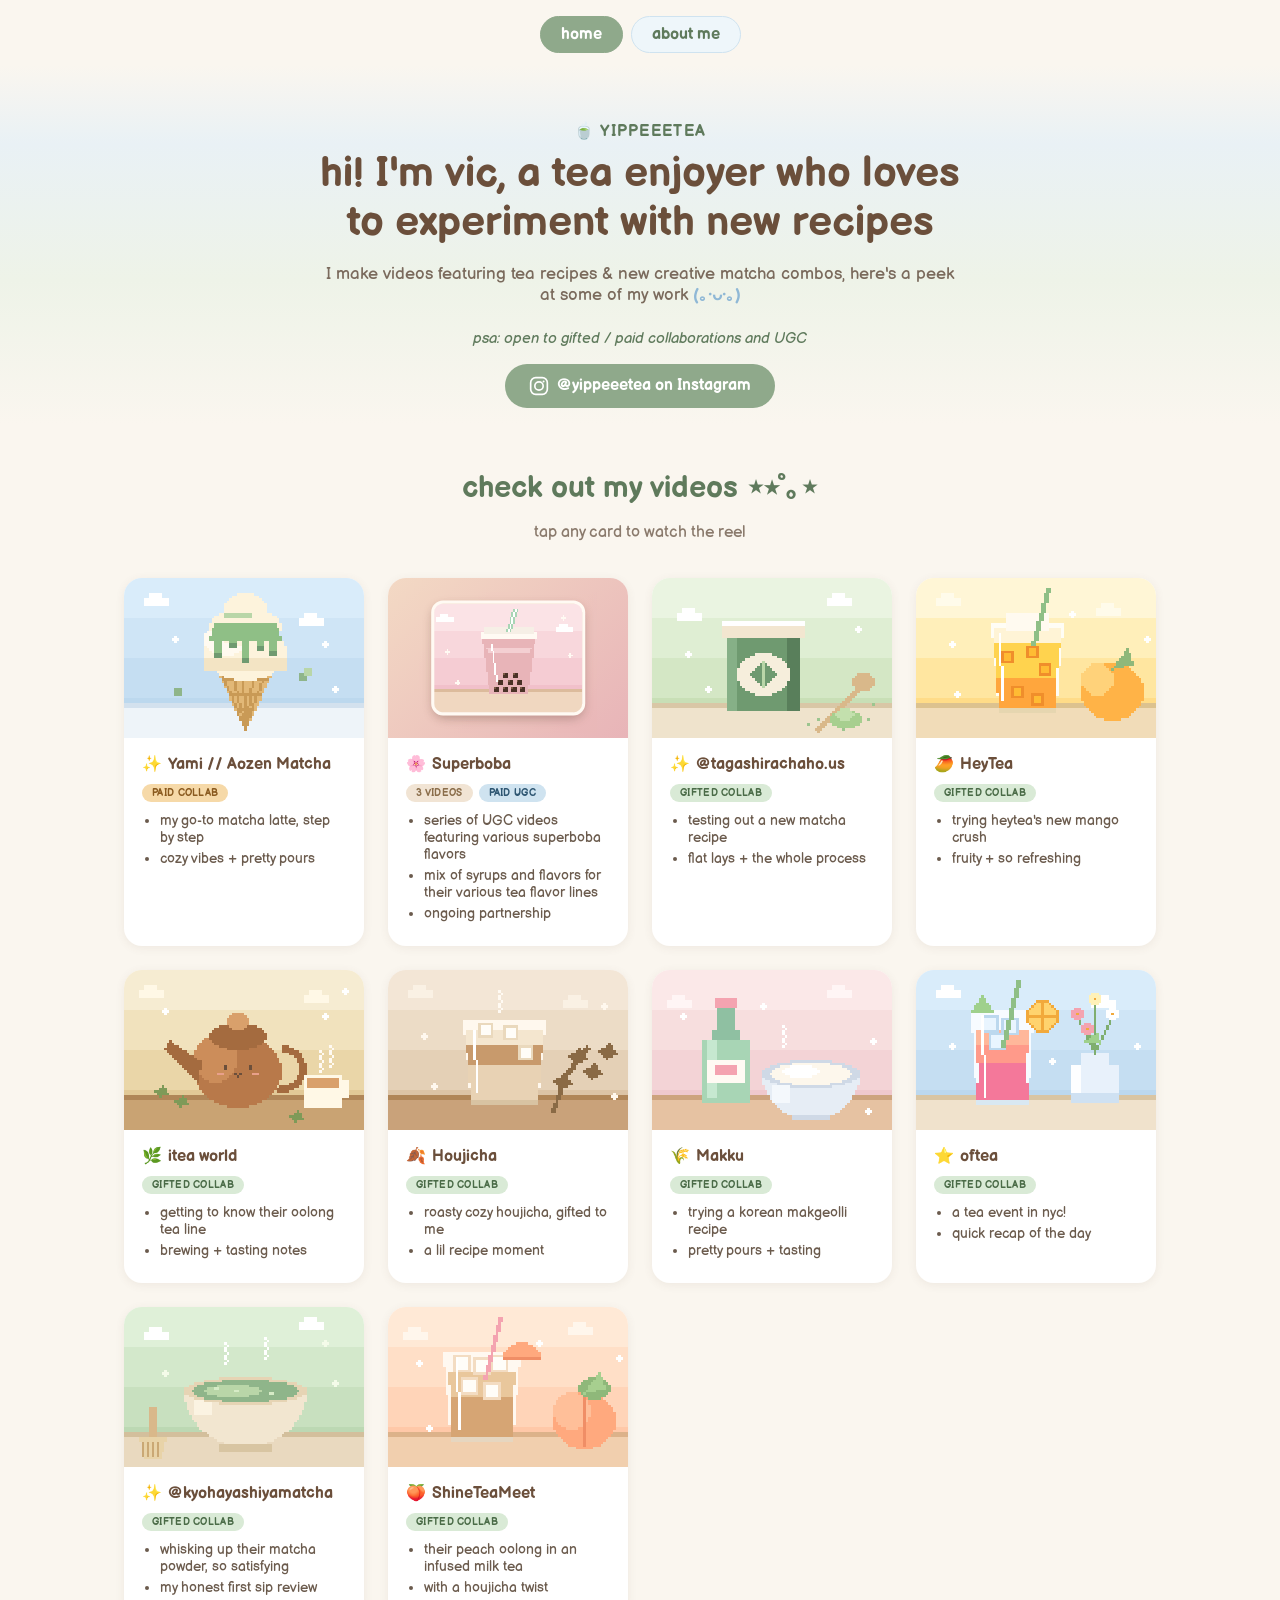
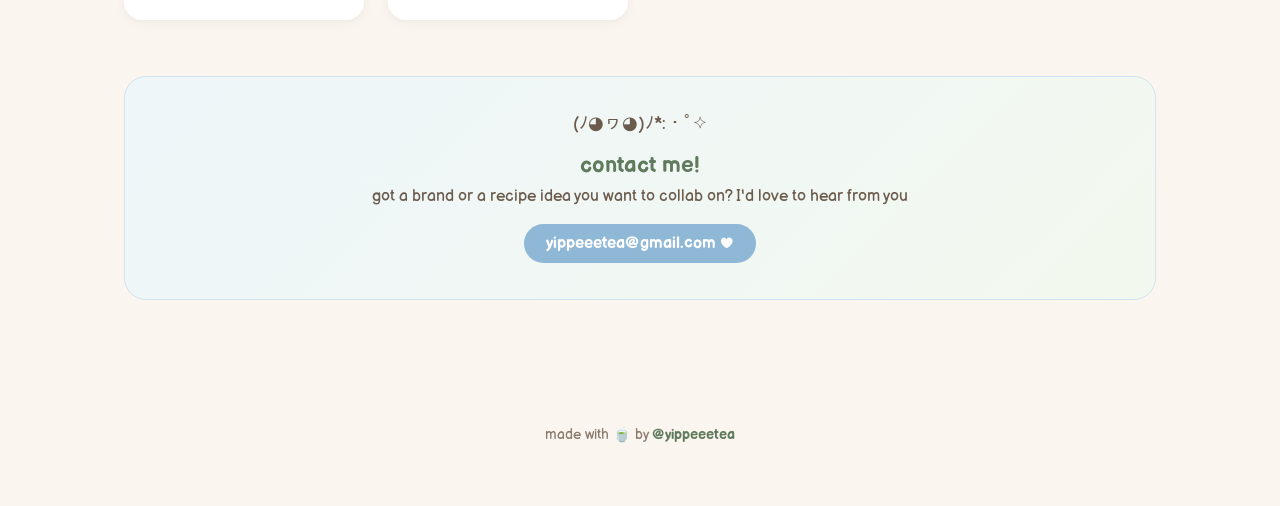
<file: docs/index.html>
<!DOCTYPE html>
<html lang="en">
<head>
<meta charset="UTF-8" />
<meta name="viewport" content="width=device-width, initial-scale=1.0" />
<title>yippeeetea · UGC Portfolio</title>
<link rel="icon" href="data:image/svg+xml,<svg xmlns=%22http://www.w3.org/2000/svg%22 viewBox=%220 0 100 100%22><text y=%22.9em%22 font-size=%2280%22>🍵</text></svg>" />
<link rel="preconnect" href="https://fonts.googleapis.com">
<link rel="preconnect" href="https://fonts.gstatic.com" crossorigin>
<link href="https://fonts.googleapis.com/css2?family=Balsamiq+Sans:ital,wght@0,400;0,700;1,400;1,700&display=swap" rel="stylesheet">
<link rel="stylesheet" href="style.css?v=d5f3f87d" />
</head>
<body>

<nav class="site-nav">
  <a class="nav-tab active" href="index.html">home</a>
  <a class="nav-tab " href="about.html">about me</a>
</nav>


<header class="hero">
  <div class="hero-content">
    <p class="eyebrow">🍵 yippeeetea</p>
    <h1>hi! I'm vic, a tea enjoyer who loves to experiment with new recipes</h1>
    <p class="sub">I make videos featuring tea recipes &amp; new creative matcha combos, here's a peek at some of my work <span class="kaomoji">(｡•ᴗ•｡)</span></p>
    <p class="psa">psa: open to gifted / paid collaborations and UGC</p>
    <a class="ig-link" href="https://www.instagram.com/yippeeetea/" target="_blank" rel="noopener">
      <span class="ig-icon" aria-hidden="true"><img src="[data-uri]" alt="" /></span>
      <span>@yippeeetea on Instagram</span>
    </a>
  </div>
</header>


<main>

  <h2 class="section-title"><span class="shine">check out my videos ⋆⭒˚｡⋆</span></h2>
  <p class="section-sub">tap any card to watch the reel</p>

  <section class="grid">
    
      
        
<a class="card" href="https://www.instagram.com/reel/DdkfxMmgO7o/?utm_source=ig_web_copy_link&stkn=MzRlODBiNWFlZA==" target="_blank" rel="noopener">
  <div class="thumb thumb-matcha"><img class="thumb-img" src="img/aozen-matcha-1.png?v=bb409b44" alt="" loading="lazy" /></div>
  <div class="card-body">
    <p class="subtitle"><span class="accent">✨</span> Yami // Aozen Matcha</p>
    <div class="pills">
      <span class="pill pill-paid">paid collab</span>
      
    </div>
    <ul class="points">
      
      <li>my go-to matcha latte, step by step</li>
      
      <li>cozy vibes + pretty pours</li>
      
    </ul>
  </div>
</a>

      
    
      
        

<a class="card card-stack-link" href="superboba.html">
  <div class="thumb thumb-superboba card-stack" aria-hidden="true">
    
    
    
    <span class="stack-leaf stack-leaf-3" style="background-image:url('img/superboba-3.png?v=a93e6e29')"></span>
    
    
    <span class="stack-leaf stack-leaf-2" style="background-image:url('img/superboba-2.png?v=41aed726')"></span>
    
    
    <span class="stack-leaf stack-leaf-1" style="background-image:url('img/superboba-1.png?v=3da0dbfa')"></span>
    
  </div>
  <div class="card-body">
    <p class="subtitle"><span class="accent">🌸</span> Superboba</p>
    <div class="pills">
      <span class="pill pill-count">3 videos</span>
      
      <span class="pill pill-ugc">paid UGC</span>
      
    </div>
    <ul class="points">
      
      <li>series of UGC videos featuring various superboba flavors</li>
      
      <li>mix of syrups and flavors for their various tea flavor lines</li>
      
      <li>ongoing partnership</li>
      
    </ul>
  </div>
</a>

      
    
      
        
<a class="card" href="https://www.instagram.com/reel/DdAmlrzAYRp/?utm_source=ig_web_copy_link&stkn=MzRlODBiNWFlZA==" target="_blank" rel="noopener">
  <div class="thumb thumb-matcha"><img class="thumb-img" src="img/tagashirachaho-1.png?v=8dd2be90" alt="" loading="lazy" /></div>
  <div class="card-body">
    <p class="subtitle"><span class="accent">✨</span> @tagashirachaho.us</p>
    <div class="pills">
      <span class="pill pill-gifted">gifted collab</span>
      
    </div>
    <ul class="points">
      
      <li>testing out a new matcha recipe</li>
      
      <li>flat lays + the whole process</li>
      
    </ul>
  </div>
</a>

      
    
      
        
<a class="card" href="https://www.instagram.com/p/Dec8OcSJ1fE/" target="_blank" rel="noopener">
  <div class="thumb thumb-heytea"><img class="thumb-img" src="img/heytea-1.png?v=2ee8b04e" alt="" loading="lazy" /></div>
  <div class="card-body">
    <p class="subtitle"><span class="accent">🥭</span> HeyTea</p>
    <div class="pills">
      <span class="pill pill-gifted">gifted collab</span>
      
    </div>
    <ul class="points">
      
      <li>trying heytea's new mango crush</li>
      
      <li>fruity + so refreshing</li>
      
    </ul>
  </div>
</a>

      
    
      
        
<a class="card" href="https://www.instagram.com/reel/Db-3Sy9xDzG/?utm_source=ig_web_copy_link&stkn=MzRlODBiNWFlZA==" target="_blank" rel="noopener">
  <div class="thumb thumb-oolong"><img class="thumb-img" src="img/itea-world-1.png?v=f99b14b1" alt="" loading="lazy" /></div>
  <div class="card-body">
    <p class="subtitle"><span class="accent">🌿</span> itea world</p>
    <div class="pills">
      <span class="pill pill-gifted">gifted collab</span>
      
    </div>
    <ul class="points">
      
      <li>getting to know their oolong tea line</li>
      
      <li>brewing + tasting notes</li>
      
    </ul>
  </div>
</a>

      
    
      
        
<a class="card" href="https://www.instagram.com/p/DerjKmBRm1m/" target="_blank" rel="noopener">
  <div class="thumb thumb-oolong"><img class="thumb-img" src="img/houjicha-1.png?v=eb1d194a" alt="" loading="lazy" /></div>
  <div class="card-body">
    <p class="subtitle"><span class="accent">🍂</span> Houjicha</p>
    <div class="pills">
      <span class="pill pill-gifted">gifted collab</span>
      
    </div>
    <ul class="points">
      
      <li>roasty cozy houjicha, gifted to me</li>
      
      <li>a lil recipe moment</li>
      
    </ul>
  </div>
</a>

      
    
      
        
<a class="card" href="https://www.instagram.com/reel/DdsZMg9Aa8T/?utm_source=ig_web_copy_link&stkn=MzRlODBiNWFlZA==" target="_blank" rel="noopener">
  <div class="thumb thumb-makku"><img class="thumb-img" src="img/makku-1.png?v=3c505293" alt="" loading="lazy" /></div>
  <div class="card-body">
    <p class="subtitle"><span class="accent">🌾</span> Makku</p>
    <div class="pills">
      <span class="pill pill-gifted">gifted collab</span>
      
    </div>
    <ul class="points">
      
      <li>trying a korean makgeolli recipe</li>
      
      <li>pretty pours + tasting</li>
      
    </ul>
  </div>
</a>

      
    
      
        
<a class="card" href="https://www.instagram.com/reel/DcQ111cR7M1/?utm_source=ig_web_copy_link&stkn=MzRlODBiNWFlZA==" target="_blank" rel="noopener">
  <div class="thumb thumb-event"><img class="thumb-img" src="img/oftea-1.png?v=0e62208d" alt="" loading="lazy" /></div>
  <div class="card-body">
    <p class="subtitle"><span class="accent">⭐</span> oftea</p>
    <div class="pills">
      <span class="pill pill-gifted">gifted collab</span>
      
    </div>
    <ul class="points">
      
      <li>a tea event in nyc!</li>
      
      <li>quick recap of the day</li>
      
    </ul>
  </div>
</a>

      
    
      
        
<a class="card" href="https://www.instagram.com/reel/DeEqm_hRa85/?utm_source=ig_web_copy_link&stkn=MzRlODBiNWFlZA==" target="_blank" rel="noopener">
  <div class="thumb thumb-matcha"><img class="thumb-img" src="img/kyohayashiyamatcha-1.png?v=180cfa5a" alt="" loading="lazy" /></div>
  <div class="card-body">
    <p class="subtitle"><span class="accent">✨</span> @kyohayashiyamatcha</p>
    <div class="pills">
      <span class="pill pill-gifted">gifted collab</span>
      
    </div>
    <ul class="points">
      
      <li>whisking up their matcha powder, so satisfying</li>
      
      <li>my honest first sip review</li>
      
    </ul>
  </div>
</a>

      
    
      
        
<a class="card" href="https://www.instagram.com/reel/DdrWf7hsJnU/?utm_source=ig_web_copy_link&stkn=MzRlODBiNWFlZA==" target="_blank" rel="noopener">
  <div class="thumb thumb-shineteameet"><img class="thumb-img" src="img/shineteameet-1.png?v=5fa34d2f" alt="" loading="lazy" /></div>
  <div class="card-body">
    <p class="subtitle"><span class="accent">🍑</span> ShineTeaMeet</p>
    <div class="pills">
      <span class="pill pill-gifted">gifted collab</span>
      
    </div>
    <ul class="points">
      
      <li>their peach oolong in an infused milk tea</li>
      
      <li>with a houjicha twist</li>
      
    </ul>
  </div>
</a>

      
    
  </section>

  <section class="contact-card">
    <p class="contact-heart" aria-hidden="true">(ﾉ◕ヮ◕)ﾉ*:・ﾟ✧</p>
    <h3>contact me!</h3>
    <p>got a brand or a recipe idea you want to collab on? I'd love to hear from you</p>
    <a class="email-link" href="mailto:yippeeetea@gmail.com">yippeeetea@gmail.com ♥</a>
  </section>

</main>

<footer>
  <p>made with 🍵 by <a href="https://www.instagram.com/yippeeetea/" target="_blank" rel="noopener">@yippeeetea</a></p>
</footer>

</body>
</html>
</file>
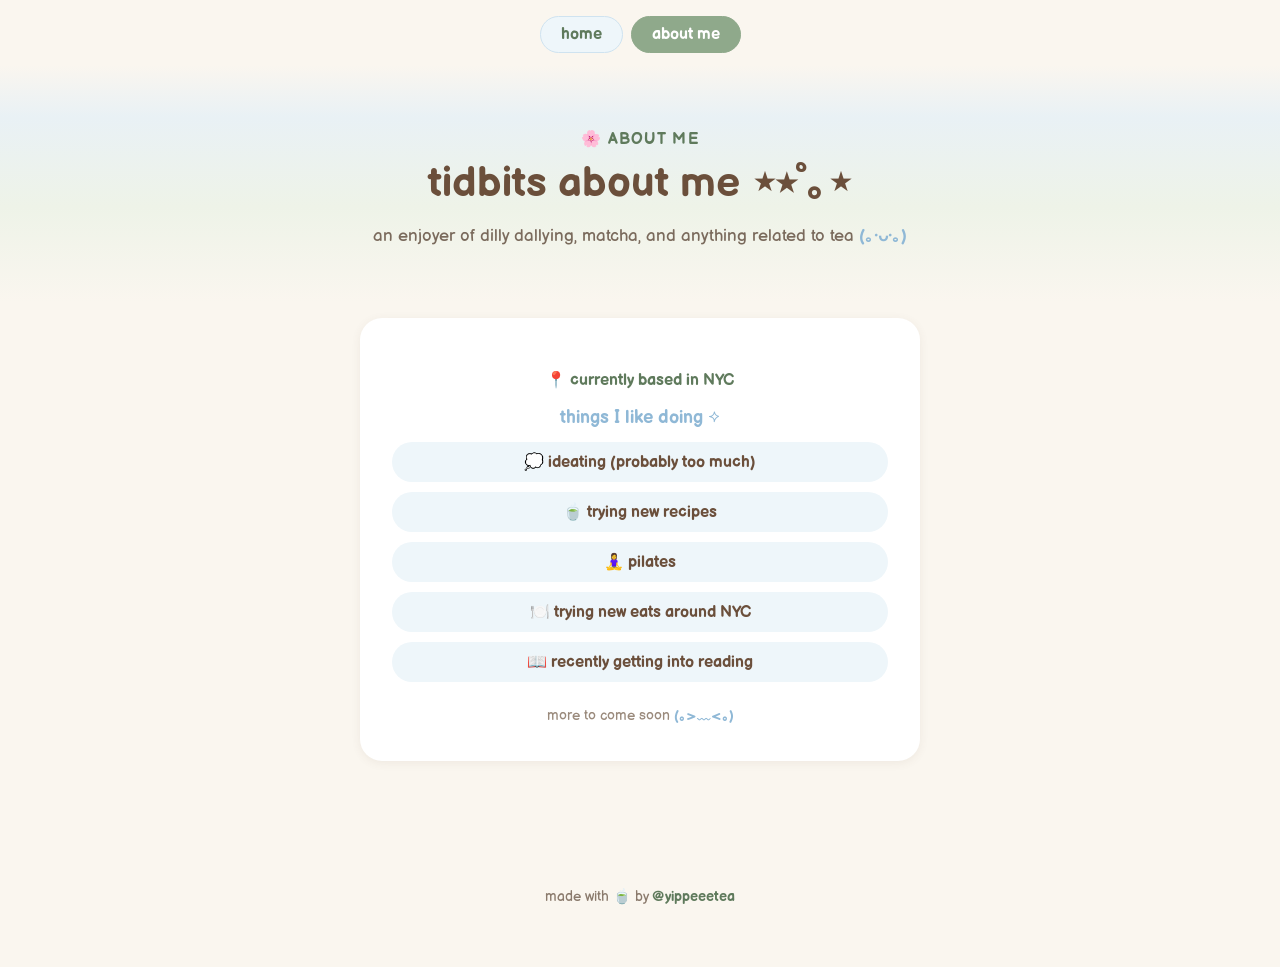
<file: docs/about.html>
<!DOCTYPE html>
<html lang="en">
<head>
<meta charset="UTF-8" />
<meta name="viewport" content="width=device-width, initial-scale=1.0" />
<title>About · yippeeetea</title>
<link rel="icon" href="data:image/svg+xml,<svg xmlns=%22http://www.w3.org/2000/svg%22 viewBox=%220 0 100 100%22><text y=%22.9em%22 font-size=%2280%22>🍵</text></svg>" />
<link rel="preconnect" href="https://fonts.googleapis.com">
<link rel="preconnect" href="https://fonts.gstatic.com" crossorigin>
<link href="https://fonts.googleapis.com/css2?family=Balsamiq+Sans:ital,wght@0,400;0,700;1,400;1,700&display=swap" rel="stylesheet">
<link rel="stylesheet" href="style.css?v=d5f3f87d" />
</head>
<body>

<nav class="site-nav">
  <a class="nav-tab " href="index.html">home</a>
  <a class="nav-tab active" href="about.html">about me</a>
</nav>


<header class="hero hero-sub">
  <div class="hero-content">
    <p class="eyebrow">🌸 about me</p>
    <h1>tidbits about me ⋆⭒˚｡⋆</h1>
    <p class="sub">an enjoyer of dilly dallying, matcha, and anything related to tea <span class="kaomoji">(｡•ᴗ•｡)</span></p>
  </div>
</header>


<main>

  <section class="about-card">
    <p class="about-location">📍 currently based in NYC</p>

    <h3 class="about-heading">things I like doing <span class="accent">✧</span></h3>
    <ul class="about-list">
      <li>💭 ideating (probably too much)</li>
      <li>🍵 trying new recipes</li>
      <li>🧘‍♀️ pilates</li>
      <li>🍽️ trying new eats around NYC</li>
      <li>📖 recently getting into reading</li>
    </ul>

    <p class="about-note">more to come soon <span class="kaomoji">(｡>﹏<｡)</span></p>
  </section>

</main>

<footer>
  <p>made with 🍵 by <a href="https://www.instagram.com/yippeeetea/" target="_blank" rel="noopener">@yippeeetea</a></p>
</footer>

</body>
</html>
</file>
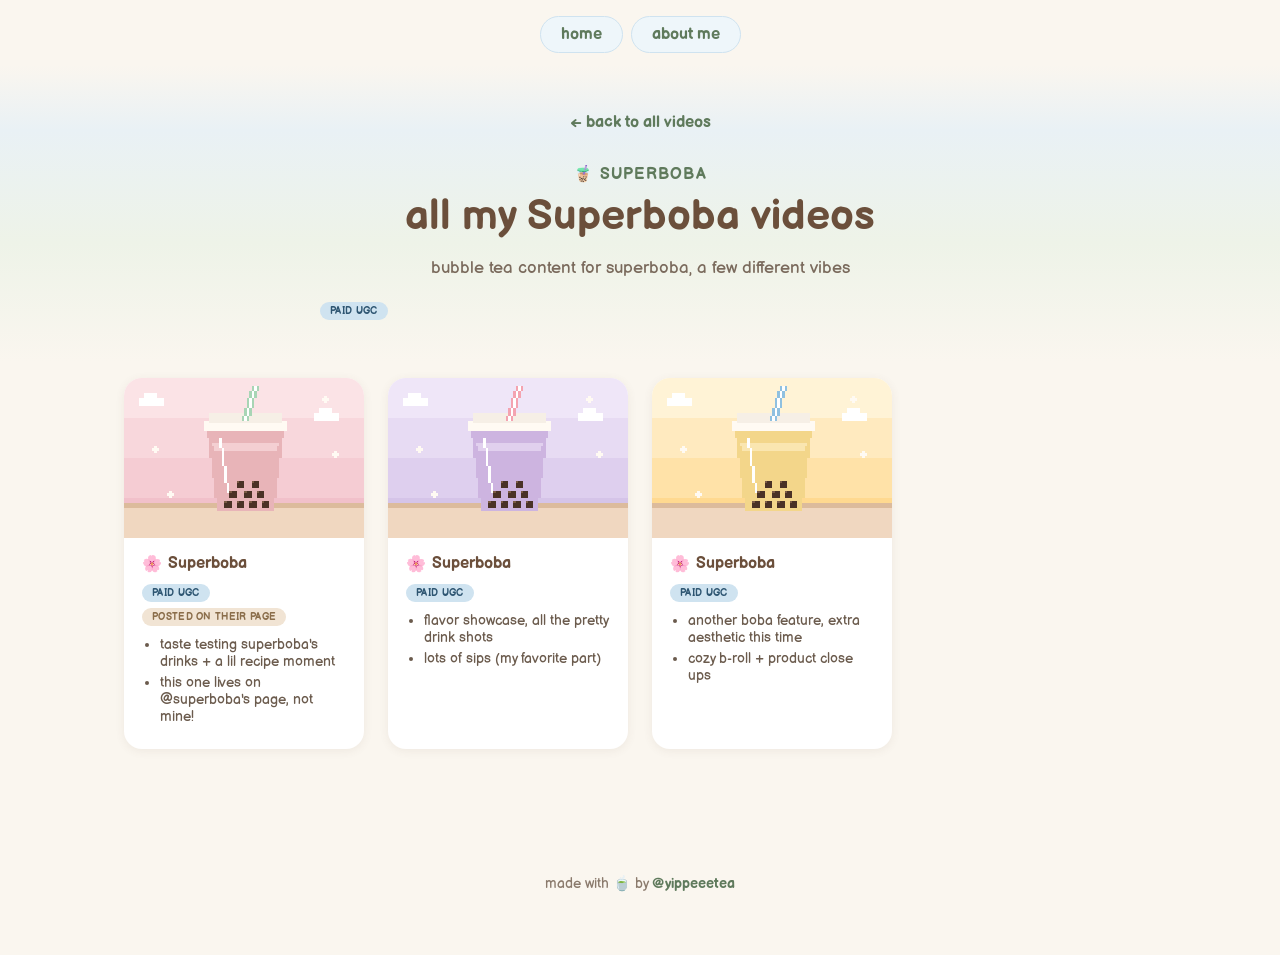
<file: docs/superboba.html>
<!DOCTYPE html>
<html lang="en">
<head>
<meta charset="UTF-8" />
<meta name="viewport" content="width=device-width, initial-scale=1.0" />
<title>Superboba · yippeeetea</title>
<link rel="icon" href="data:image/svg+xml,<svg xmlns=%22http://www.w3.org/2000/svg%22 viewBox=%220 0 100 100%22><text y=%22.9em%22 font-size=%2280%22>🧋</text></svg>" />
<link rel="preconnect" href="https://fonts.googleapis.com">
<link rel="preconnect" href="https://fonts.gstatic.com" crossorigin>
<link href="https://fonts.googleapis.com/css2?family=Balsamiq+Sans:ital,wght@0,400;0,700;1,400;1,700&display=swap" rel="stylesheet">
<link rel="stylesheet" href="style.css?v=d5f3f87d" />
</head>
<body>

<nav class="site-nav">
  <a class="nav-tab " href="index.html">home</a>
  <a class="nav-tab " href="about.html">about me</a>
</nav>


<header class="hero hero-sub">
  <div class="hero-content">
    <a class="back-link" href="index.html">&larr; back to all videos</a>
    <p class="eyebrow">🧋 superboba</p>
    <h1>all my Superboba videos</h1>
    <p class="sub">bubble tea content for superboba, a few different vibes</p>
    
    <div class="pills">
      
      <span class="pill pill-ugc">paid UGC</span>
      
    </div>
    
  </div>
</header>


<main>

  <section class="grid">
    
      
<a class="card" href="https://www.instagram.com/reel/DdEkLlAtbe3/?utm_source=ig_web_copy_link&stkn=MzRlODBiNWFlZA==" target="_blank" rel="noopener">
  <div class="thumb thumb-superboba"><img class="thumb-img" src="img/superboba-1.png?v=3da0dbfa" alt="" loading="lazy" /></div>
  <div class="card-body">
    <p class="subtitle"><span class="accent">🌸</span> Superboba</p>
    <div class="pills">
      <span class="pill pill-ugc">paid UGC</span>
      
      <span class="pill pill-count">posted on their page</span>
      
    </div>
    <ul class="points">
      
      <li>taste testing superboba's drinks + a lil recipe moment</li>
      
      <li>this one lives on @superboba's page, not mine!</li>
      
    </ul>
  </div>
</a>

    
      
<a class="card" href="https://www.instagram.com/reel/DcttsGutRg7/?utm_source=ig_web_copy_link&stkn=MzRlODBiNWFlZA==" target="_blank" rel="noopener">
  <div class="thumb thumb-superboba"><img class="thumb-img" src="img/superboba-2.png?v=41aed726" alt="" loading="lazy" /></div>
  <div class="card-body">
    <p class="subtitle"><span class="accent">🌸</span> Superboba</p>
    <div class="pills">
      <span class="pill pill-ugc">paid UGC</span>
      
    </div>
    <ul class="points">
      
      <li>flavor showcase, all the pretty drink shots</li>
      
      <li>lots of sips (my favorite part)</li>
      
    </ul>
  </div>
</a>

    
      
<a class="card" href="https://www.instagram.com/reel/Ddl8aVGtq0m/?utm_source=ig_web_copy_link&stkn=MzRlODBiNWFlZA==" target="_blank" rel="noopener">
  <div class="thumb thumb-superboba"><img class="thumb-img" src="img/superboba-3.png?v=a93e6e29" alt="" loading="lazy" /></div>
  <div class="card-body">
    <p class="subtitle"><span class="accent">🌸</span> Superboba</p>
    <div class="pills">
      <span class="pill pill-ugc">paid UGC</span>
      
    </div>
    <ul class="points">
      
      <li>another boba feature, extra aesthetic this time</li>
      
      <li>cozy b-roll + product close ups</li>
      
    </ul>
  </div>
</a>

    
  </section>

</main>

<footer>
  <p>made with 🍵 by <a href="https://www.instagram.com/yippeeetea/" target="_blank" rel="noopener">@yippeeetea</a></p>
</footer>

</body>
</html>
</file>
<file: docs/style.css>
:root {
  --cream: #faf6ef;
  --sage: #8fa98b;
  --sage-dark: #5f7a5c;
  --brown: #6b4f3b;
  --accent: #e8b4b8;
  --card-bg: #ffffff;
  --baby-blue: #cfe3f0;
  --baby-blue-dark: #8fb8d6;
}

* { box-sizing: border-box; }

:root {
  --leaf-cursor: url("[data-uri]") 4 28, auto;
}

body {
  margin: 0;
  font-family: 'Balsamiq Sans', sans-serif;
  background: var(--cream);
  color: var(--brown);
  cursor: var(--leaf-cursor);
}

a, button, .card, .ig-link, .back-link {
  cursor: var(--leaf-cursor);
}

.hero {
  padding: 40px 24px 16px;
  text-align: center;
  background: linear-gradient(180deg, var(--cream) 0%, #e9f1f5 22%, #eef3e8 60%, var(--cream) 100%);
  position: relative;
  overflow: hidden;
}

.hero-content { max-width: 640px; margin: 0 auto; position: relative; z-index: 1; }

.eyebrow {
  font-weight: 700;
  letter-spacing: 0.08em;
  text-transform: uppercase;
  color: var(--sage-dark);
  margin-bottom: 8px;
}

.hero h1 {
  font-family: 'Balsamiq Sans', sans-serif;
  font-size: clamp(1.7rem, 4.2vw, 2.6rem);
  font-weight: 700;
  margin: 0 0 16px;
  color: var(--brown);
}

.hero .sub {
  font-size: 1.05rem;
  margin-bottom: 24px;
  color: #7a6a5c;
}

.ig-link {
  display: inline-flex;
  align-items: center;
  gap: 8px;
  padding: 12px 24px;
  background: var(--sage);
  color: white;
  border-radius: 999px;
  text-decoration: none;
  font-weight: 600;
  transition: transform 0.15s ease, background 0.15s ease;
}

.ig-link:hover {
  background: var(--sage-dark);
  transform: translateY(-2px);
}

.ig-icon {
  display: inline-flex;
  width: 20px;
  height: 20px;
}

.ig-icon img { width: 100%; height: 100%; display: block; }

.kaomoji {
  display: inline-block;
  color: var(--baby-blue-dark);
  font-weight: 700;
}

.psa {
  font-size: 0.95rem;
  font-style: italic;
  color: var(--sage-dark);
  margin: 0 0 16px;
}

.site-nav {
  display: flex;
  justify-content: center;
  gap: 8px;
  padding: 16px 24px 12px;
  background: var(--cream);
}

.nav-tab {
  padding: 8px 20px;
  border-radius: 999px;
  text-decoration: none;
  font-weight: 700;
  color: var(--sage-dark);
  background: #eef6fa;
  border: 1px solid var(--baby-blue);
  transition: background 0.15s ease, color 0.15s ease, transform 0.15s ease;
}

.nav-tab:hover {
  transform: translateY(-1px);
  background: var(--baby-blue);
}

.nav-tab.active {
  background: var(--sage);
  color: white;
  border-color: var(--sage);
}

main {
  max-width: 1080px;
  margin: 0 auto;
  padding: 16px 24px 80px;
}

.section-title {
  text-align: center;
  font-family: 'Balsamiq Sans', sans-serif;
  font-weight: 700;
  font-size: 1.9rem;
  margin-bottom: 4px;
  color: var(--sage-dark);
}

.section-sub {
  text-align: center;
  color: #8a7a6c;
  margin-top: 0;
  margin-bottom: 36px;
}

.grid {
  display: grid;
  grid-template-columns: repeat(auto-fill, minmax(240px, 1fr));
  gap: 24px;
}

.card {
  background: var(--card-bg);
  border-radius: 18px;
  overflow: hidden;
  text-decoration: none;
  color: var(--brown);
  box-shadow: 0 2px 10px rgba(107, 79, 59, 0.08);
  transition: transform 0.18s ease, box-shadow 0.18s ease;
  display: flex;
  flex-direction: column;
}

.card:hover {
  transform: translateY(-6px);
  box-shadow: 0 12px 24px rgba(107, 79, 59, 0.15);
}

.thumb {
  height: 160px;
  display: flex;
  align-items: center;
  justify-content: center;
  font-size: 3.2rem;
  overflow: hidden;
}

.thumb-img {
  width: 100%;
  height: 100%;
  object-fit: cover;
  image-rendering: pixelated;
  display: block;
}

.section-title .shine {
  position: relative;
  display: inline-block;
  overflow: hidden;
  padding: 4px 22px;
  border-radius: 999px;
  transition: box-shadow 0.3s ease, background 0.3s ease;
}

.section-title .shine::after {
  content: "";
  position: absolute;
  top: 0;
  left: -70%;
  width: 50%;
  height: 100%;
  background: linear-gradient(100deg, transparent, rgba(255, 255, 255, 0.95), transparent);
  transform: skewX(-20deg);
  pointer-events: none;
}

.section-title .shine:hover {
  background: rgba(207, 227, 240, 0.35);
  box-shadow: 0 0 22px 6px rgba(207, 227, 240, 0.7);
}

.section-title .shine:hover::after {
  animation: shine-sweep 0.9s ease-out;
}

@keyframes shine-sweep {
  from { left: -70%; }
  to { left: 130%; }
}

.thumb-superboba { --thumb-grad: linear-gradient(135deg, #f3d9c4, #e8b4b8); background: var(--thumb-grad); }
.thumb-matcha { --thumb-grad: linear-gradient(135deg, #cfe0c3, #8fa98b); background: var(--thumb-grad); }
.thumb-oolong { --thumb-grad: linear-gradient(135deg, #d9c9a3, #a8835a); background: var(--thumb-grad); }
.thumb-event { --thumb-grad: linear-gradient(135deg, var(--baby-blue), #8aa7c2); background: var(--thumb-grad); }
.thumb-makku { --thumb-grad: linear-gradient(135deg, #f6e3e3, #e4b8c2); background: var(--thumb-grad); }
.thumb-shineteameet { --thumb-grad: linear-gradient(135deg, #ffd9c2, #f3a98a); background: var(--thumb-grad); }
.thumb-heytea { --thumb-grad: linear-gradient(135deg, #fff1b8, #ffc56e); background: var(--thumb-grad); }

/* --- hover "deck of cards" stack (used for any brand with multiple videos) --- */
.card-stack {
  position: relative;
  overflow: visible;
  background: var(--thumb-grad);
}

.stack-leaf {
  position: absolute;
  width: 64%;
  height: 72%;
  border-radius: 12px;
  display: flex;
  align-items: center;
  justify-content: center;
  font-size: 2.4rem;
  background: var(--thumb-grad);
  background-size: cover;
  background-position: center;
  image-rendering: pixelated;
  border: 3px solid #fffaf3;
  box-sizing: border-box;
  box-shadow: 0 4px 10px rgba(107, 79, 59, 0.18);
  transition: transform 0.35s cubic-bezier(0.34, 1.56, 0.64, 1), opacity 0.3s ease;
}

.stack-leaf-1 { transform: translate(-50%, -50%) rotate(0deg); z-index: 4; }
.stack-leaf-2 { transform: translate(-50%, -50%) rotate(0deg) scale(0.96); z-index: 3; opacity: 0.9; }
.stack-leaf-3 { transform: translate(-50%, -50%) rotate(0deg) scale(0.92); z-index: 2; opacity: 0.75; }
.stack-leaf-4 { transform: translate(-50%, -50%) rotate(0deg) scale(0.88); z-index: 1; opacity: 0.6; }

.stack-leaf-1, .stack-leaf-2, .stack-leaf-3, .stack-leaf-4 {
  left: 50%;
  top: 50%;
}

.card-stack-link:hover .stack-leaf-1 {
  transform: translate(-78%, -58%) rotate(-16deg);
}

.card-stack-link:hover .stack-leaf-2 {
  transform: translate(-58%, -44%) rotate(-5deg) scale(0.97);
  opacity: 1;
}

.card-stack-link:hover .stack-leaf-3 {
  transform: translate(-38%, -44%) rotate(6deg) scale(0.95);
  opacity: 1;
}

.card-stack-link:hover .stack-leaf-4 {
  transform: translate(-18%, -58%) rotate(16deg) scale(0.92);
  opacity: 1;
}

.card-body {
  padding: 16px 18px 20px;
}

.subtitle {
  font-weight: 700;
  margin: 0 0 10px;
  display: flex;
  align-items: center;
  gap: 6px;
  flex-wrap: wrap;
}

.accent { font-size: 1rem; }

.tag {
  font-size: 0.65rem;
  font-weight: 600;
  background: #f1e4d4;
  color: #8a6d4a;
  padding: 2px 8px;
  border-radius: 999px;
  text-transform: uppercase;
  letter-spacing: 0.03em;
}

.pills {
  display: flex;
  flex-wrap: wrap;
  gap: 6px;
  margin-bottom: 10px;
}

.pill {
  font-size: 0.65rem;
  font-weight: 700;
  padding: 3px 10px;
  border-radius: 999px;
  text-transform: uppercase;
  letter-spacing: 0.03em;
}

.pill-count { background: #f1e4d4; color: #8a6d4a; }
.pill-ugc { background: var(--baby-blue); color: #2d5571; }
.pill-paid { background: #f6d9a8; color: #8a5a1f; }
.pill-gifted { background: #d9ead6; color: #4a6b47; }

.points {
  margin: 0;
  padding-left: 18px;
  font-size: 0.9rem;
  color: #6b5b4d;
}

.points li { margin-bottom: 4px; }

footer {
  text-align: center;
  padding: 32px 24px 48px;
  color: #8a7a6c;
  font-size: 0.9rem;
}

footer a {
  color: var(--sage-dark);
  font-weight: 600;
  text-decoration: none;
}

footer a:hover { text-decoration: underline; }

.hero-sub {
  padding: 48px 24px 32px;
}

.back-link {
  display: inline-block;
  margin-bottom: 16px;
  font-weight: 700;
  color: var(--sage-dark);
  text-decoration: none;
}

.back-link:hover { text-decoration: underline; }

.contact-card {
  margin-top: 56px;
  text-align: center;
  background: linear-gradient(135deg, #eef6fa, #f3f8ee);
  border: 1px solid var(--baby-blue);
  border-radius: 22px;
  padding: 36px 24px;
}

.contact-heart {
  font-size: 1.1rem;
  color: var(--baby-blue-dark);
  margin: 0 0 8px;
}

.contact-card h3 {
  margin: 0 0 8px;
  font-size: 1.4rem;
  color: var(--sage-dark);
}

.contact-card p {
  margin: 0 0 18px;
  color: #6b5b4d;
}

.email-link {
  display: inline-block;
  padding: 10px 22px;
  background: var(--baby-blue-dark);
  color: white;
  border-radius: 999px;
  text-decoration: none;
  font-weight: 700;
  transition: background 0.15s ease, transform 0.15s ease;
}

.email-link:hover {
  background: #6ea2c4;
  transform: translateY(-2px);
}

footer .footer-email a {
  color: var(--baby-blue-dark);
}

.about-card {
  max-width: 560px;
  margin: 0 auto;
  background: var(--card-bg);
  border-radius: 22px;
  padding: 36px 32px;
  box-shadow: 0 2px 10px rgba(107, 79, 59, 0.08);
  text-align: center;
}

.about-location {
  font-weight: 700;
  color: var(--sage-dark);
  margin-bottom: 8px;
}

.about-blurb {
  color: #6b5b4d;
  margin-bottom: 28px;
}

.about-heading {
  color: var(--baby-blue-dark);
  margin-bottom: 14px;
  font-size: 1.1rem;
}

.about-list {
  list-style: none;
  padding: 0;
  margin: 0 0 24px;
  display: flex;
  flex-direction: column;
  gap: 10px;
}

.about-list li {
  background: #eef6fa;
  border-radius: 999px;
  padding: 10px 18px;
  color: var(--brown);
  font-weight: 600;
}

.about-note {
  color: #9a8a7c;
  font-size: 0.9rem;
  margin: 0;
}
</file>
